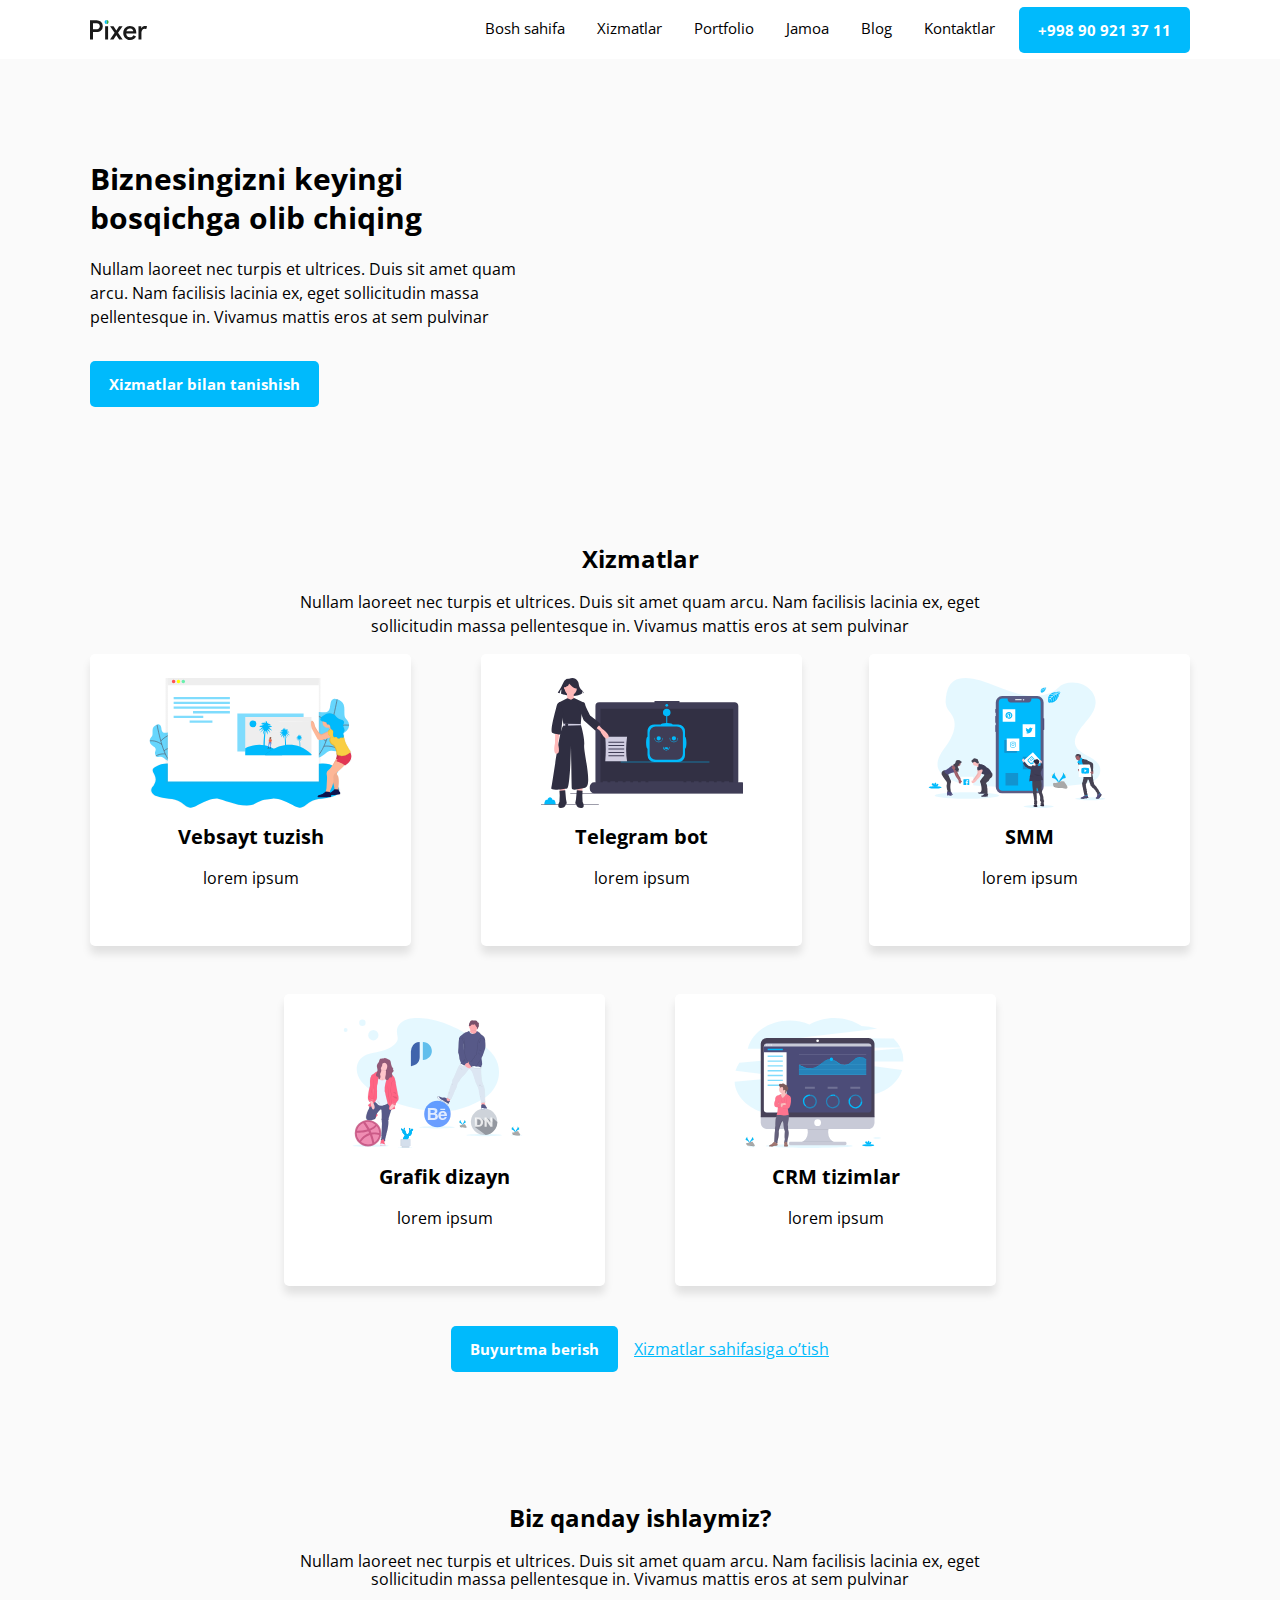
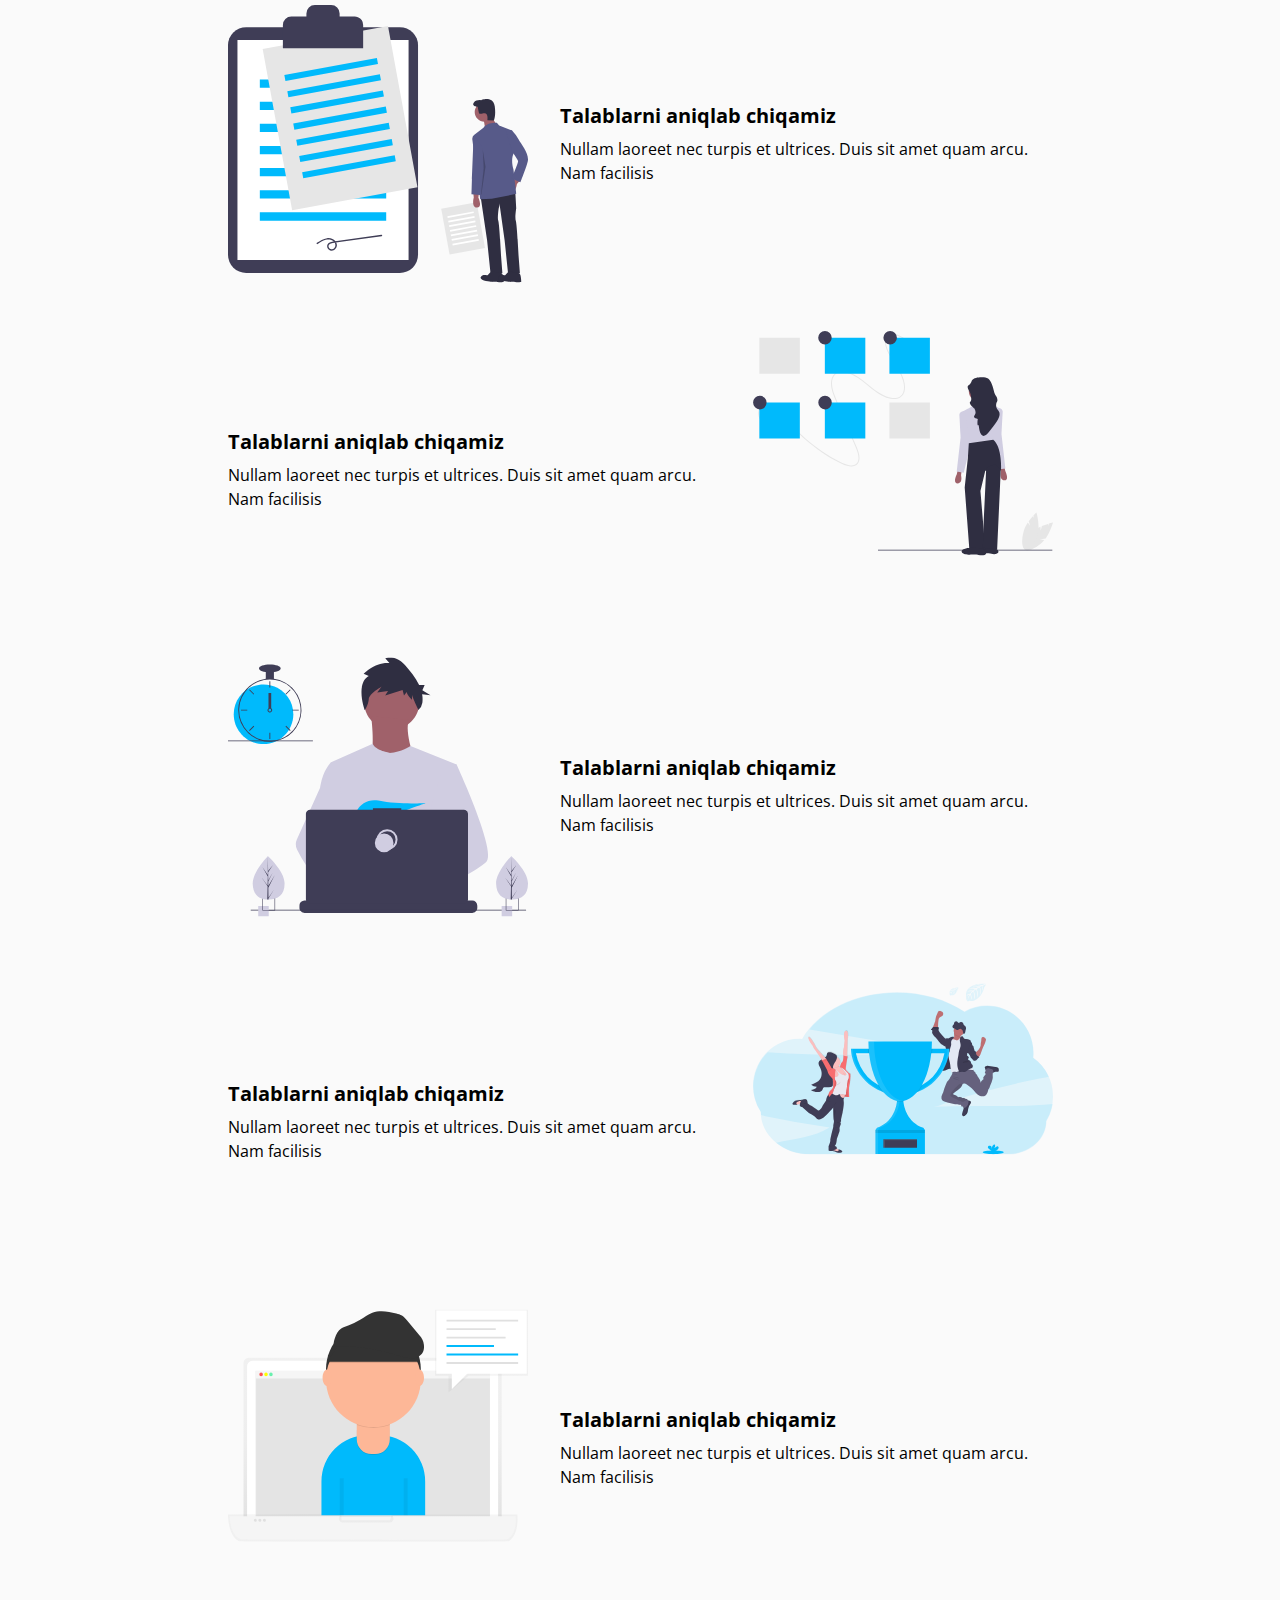
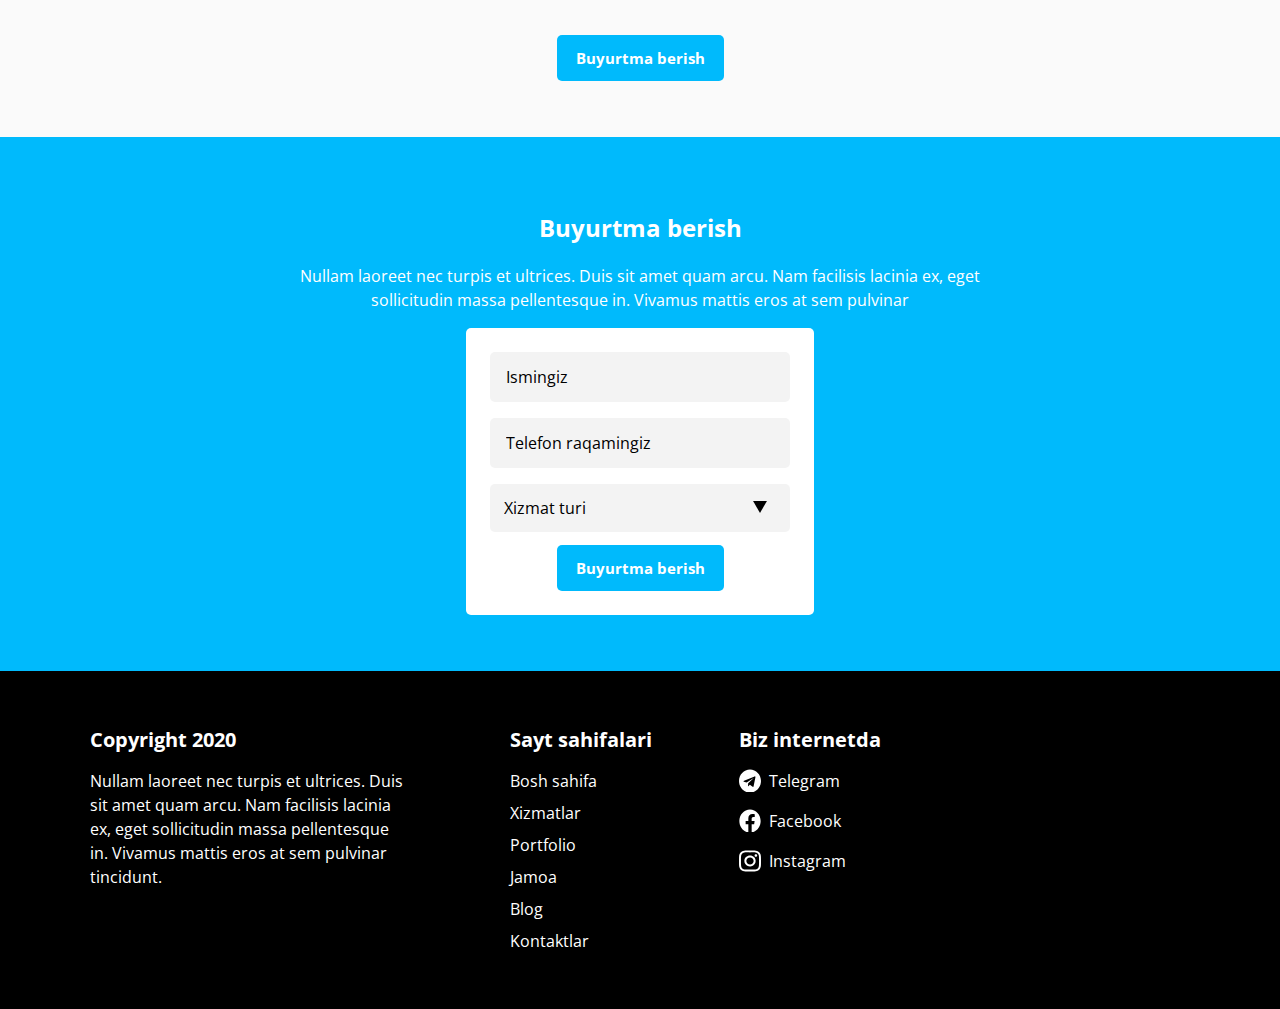
<file: index.html>
<!DOCTYPE html>
<html lang="en">
<head>
    <meta charset="UTF-8">
    <meta http-equiv="X-UA-Compatible" content="IE=edge">
    <meta name="viewport" content="width=device-width, initial-scale=1.0">
    <title>Document</title>
    <!-- <link rel="stylesheet" href="./css/normalize.css">
        <link rel="stylesheet" href="./css/main.css"> -->
        <link rel="stylesheet" href="./css/main.min.css">
        <body>
            <!-- header start -->
            <header class="header-top">
                <div class="container">
                    <div class="site-header">
                        <a class="site-logo" href="./index.html"><img class="site-logo-img" src="./images/logo.svg"
                            width="58" height="20" alt="pixer logo"></a>
                            
                            <div class="site-navbar">
                                <ul class="navbar-list">
                                    <li class="navbar-list-item"><a class="navbar-link" href="./personal.html">Bosh sahifa</a></li>
                                    <li class="navbar-list-item">
                                        <a class="navbar-link" href="./xizmatlar.html">Xizmatlar</a>
                                        <li class="navbar-list-item"><a class="navbar-link" href="/portfolio.html">Portfolio</a></li>
                                        <li class="navbar-list-item"><a class="navbar-link" href="./team.html">Jamoa</a></li>
                                        <li class="navbar-list-item"><a class="navbar-link" href="./blog.html">Blog</a></li>
                                        <li class="navbar-list-item"><a class="navbar-link" href="./contacts.html">Kontaktlar</a></li>
                                    </ul>
                                    
                                    <a class="buttons-link" href="tel:+998909213711">+998 90 921 37 11</a>
                                </div>
                            </div>
                        </div>
                    </header>
                    <!-- header end -->
                    
                    <!-- site main start -->
                    <main>
                        <!-- section first start -->
                        <section class="section-top">
                            <div class="container">
                                <div class="intro">
                                    <div class="intro-top">
                                        <h1 class="intro-theme">
                                            Biznesingizni keyingi bosqichga
                                            olib chiqing
                                        </h1>
                                        <div class="intro-discription">
                                            <p class="intro-text">
                                                Nullam laoreet nec turpis et ultrices. Duis sit amet quam arcu. Nam facilisis lacinia ex, eget sollicitudin massa pellentesque in. Vivamus mattis eros at sem pulvinar
                                            </p>
                                        </div>
                                        <a class="buttons-link hero-link" href="#">
                                            Xizmatlar bilan tanishish
                                        </a>
                                    </div>
                                    <iframe class="site-video" width="458" height="258" src="https://www.youtube.com/embed/6_pru8U2RmM" title="YouTube video player"  allow="accelerometer; autoplay; clipboard-write; encrypted-media; gyroscope; picture-in-picture" allowfullscreen></iframe>
                                </div>
                            </div>
                        </section>
                        <!-- section first end -->
                        
                        
                        
                        <!-- services section start -->
                        <section class="services">
                            <div class="container">
                                <div class="services-top">
                                    <h2 class="services-top-theme">Xizmatlar</h2>
                                    <p class="services-top-text">
                                        Nullam laoreet nec turpis et ultrices. Duis sit amet quam arcu. Nam facilisis lacinia ex, eget
                                        sollicitudin massa pellentesque in. Vivamus mattis eros at sem pulvinar
                                    </p>
                                </div>
                                
                                <ul class="services-list">
                                    <li class="services-list-item"><a class="services-item-link" href="./website.html">
                                        <div class="services-info">
                                            <h3 class="services-item-theme">Vebsayt tuzish</h3>
                                            <p class="intro-text">lorem ipsum</p>
                                        </div>
                                        
                                    </a></li>
                                    
                                    <li class="services-list-item"><a class="services-item-link telegram-bot"
                                        href="./telegrambot.html">
                                        <div class="services-info">
                                            <h3 class="services-item-theme">Telegram bot</h3>
                                            <p class="intro-text">lorem ipsum</p>
                                        </div>
                                    </a></li>
                                    <li class="services-list-item"><a class="services-item-link smm-img" href="./smm.html">
                                        <div class="services-info">
                                            <h3 class="services-item-theme">SMM</h3>
                                            <p class="intro-text">lorem ipsum</p>
                                        </div>
                                    </a></li>
                                    <li class="services-list-item"><a class="services-item-link grafic-design"
                                        href="./graphic.html">
                                        <div class="services-info">
                                            <h3 class="services-item-theme">Grafik dizayn</h3>
                                            <p class="intro-text">lorem ipsum</p>
                                        </div>
                                    </a></li>
                                    <li class="services-list-item"><a class="services-item-link crm-img" href="./crm.html">
                                        <div class="services-info">
                                            <h3 class="services-item-theme">CRM tizimlar</h3>
                                            <p class="intro-text">lorem ipsum</p>
                                        </div>
                                    </a></li>
                                </ul>
                                
                                <div class="services-under-link">
                                    <a class="buttons-link hero-link" href="#">Buyurtma berish</a>
                                    <a class="services-under-link-item" href="#">Xizmatlar sahifasiga o’tish</a>
                                </div>
                            </div>
                        </section>
                        <!-- services section end -->
                        
                        
                        <!-- how we work section start -->
                        <section class="how-we-work">
                            <div class="container">
                                <div class="how-we-work-top">
                                    <h2 class="how-we-work-theme">Biz qanday ishlaymiz?</h2>
                                    <p class="how-we-work-text">
                                        Nullam laoreet nec turpis et ultrices. Duis sit amet quam arcu. Nam facilisis lacinia ex, eget
                                        sollicitudin massa pellentesque in. Vivamus mattis eros at sem pulvinar
                                    </p>
                                </div>
                                
                                <ol class="how-we-work-list">
                                    <li class="how-we-work-list-item">
                                        <div class="how-we-info">
                                            
                                            <h3 class="how-we-info-theme">Talablarni aniqlab chiqamiz</h3>
                                            
                                            <p class="how-we-info-text">
                                                Nullam laoreet nec turpis et ultrices. Duis sit amet quam arcu. Nam facilisis
                                            </p>
                                            
                                            
                                        </div>
                                    </li>
                                    <li class="how-we-work-list-item how-we-two">
                                        <div class="how-we-info ">
                                            
                                            <h3 class="how-we-info-theme">Talablarni aniqlab chiqamiz</h3>
                                            
                                            <p class="how-we-info-text">
                                                Nullam laoreet nec turpis et ultrices. Duis sit amet quam arcu. Nam facilisis
                                            </p>
                                            
                                            
                                        </div>
                                    </li>
                                    <li class="how-we-work-list-item">
                                        <div class="how-we-info">
                                            
                                            <h3 class="how-we-info-theme">Talablarni aniqlab chiqamiz</h3>
                                            
                                            <p class="how-we-info-text">
                                                Nullam laoreet nec turpis et ultrices. Duis sit amet quam arcu. Nam facilisis
                                            </p>
                                            
                                            
                                        </div>
                                    </li>
                                    <li class="how-we-work-list-item">
                                        <div class="how-we-info">
                                            
                                            <h3 class="how-we-info-theme">Talablarni aniqlab chiqamiz</h3>
                                            
                                            <p class="how-we-info-text">
                                                Nullam laoreet nec turpis et ultrices. Duis sit amet quam arcu. Nam facilisis
                                            </p>
                                        </div>
                                    </li>
                                    <li class="how-we-work-list-item">
                                        <div class="how-we-info">
                                            <h3 class="how-we-info-theme">Talablarni aniqlab chiqamiz</h3>
                                            <p class="how-we-info-text">
                                                Nullam laoreet nec turpis et ultrices. Duis sit amet quam arcu. Nam facilisis
                                            </p>
                                        </div>
                                    </li>
                                </ol>
                                
                                <div class="how-we-button">
                                    <a class="buttons-link hero-link" href="#">Buyurtma berish</a>
                                </div>
                                
                            </div>
                        </section>
                        <!-- how we work section finish -->
                        
                        
                        
                        <!-- form section start -->
                        <section class="forms-info">
                            <div class="container">
                                <div class="form-top">
                                    <h2 class="form-top-theme">Buyurtma berish</h2>
                                    <p class="form-top-text">
                                        Nullam laoreet nec turpis et ultrices. Duis sit amet quam arcu. Nam facilisis lacinia ex, eget
                                        sollicitudin massa pellentesque in. Vivamus mattis eros at sem pulvinar
                                    </p>
                                </div>
                                
                                <form class="form-part" action="https://echo.htmlacademy.ru/courses" method="POST" autocomplete="off">
                                    
                                    <input class="site-order-item" type="text" placeholder="Ismingiz" aria-label="Enter your name"
                                    name="user_name" required>
                                    
                                    <input class="site-order-item" type="tel" 
                                    aria-label="Enter your phone number" 
                                    placeholder="Telefon raqamingiz" name="user_number" required>
                                    
                                    <select class="order-list" name="user_choose" aria-label="Choose your choice" required>
                                        <option class="order-list-value" value="" selected disabled>Xizmat turi</option>
                                        <option value="create_website">Vebsayt tuzish</option>
                                        <option value="telegram_bot">Telegram bot</option>
                                        <option value="smm">SMM</option>
                                        <option value="graphic_design">Grafik dizayn</option>
                                        <option value="crm_systems">CRM tizimlar</option>
                                    </select>
                                    
                                    <button class="buttons-link order-button hero-link" type="submit">Buyurtma berish</button>
                                </form>
                            </div>
                        </section>
                        <!-- form section finish -->
                    </main>
                    <!-- site main start -->
                    
                    <footer class="site-footer">
                        <div class="container">
                            <div class="footer-inner">
                                <div class="footer-inner-start">
                                    <p class="footer-theme">Copyright 2020</p>
                                    <p class="footer-text">
                                        Nullam laoreet nec turpis et ultrices. Duis sit amet quam arcu. Nam facilisis lacinia ex,
                                        eget
                                        sollicitudin massa pellentesque in. Vivamus mattis eros at sem pulvinar tincidunt.
                                    </p>
                                </div>
                                <div class="site-pages-box">
                                    <p class="pages-item-theme">Sayt sahifalari</p>
                                    
                                    <ul class="site-pages-list">
                                        <li class="site-pages-list-item"><a class="footer-links" href="./personal.html">Bosh sahifa</a></li>
                                        <li class="site-pages-list-item"><a class="footer-links" href="./xizmatlar.html">Xizmatlar</a></li>
                                        <li class="site-pages-list-item"><a class="footer-links" href="./portfolio.html">Portfolio</a></li>
                                        <li class="site-pages-list-item"><a class="footer-links" href="./team.html">Jamoa</a></li>
                                        <li class="site-pages-list-item"><a class="footer-links" href="./blog.html">Blog</a></li>
                                        <li class="site-pages-list-item"><a class="footer-links" href="./contacts.html">Kontaktlar</a></li>
                                    </ul>
                                </div>
                                <div class="out-internet">
                                    <p class="pages-item-theme">Biz internetda</p>
                                    
                                    <ul class="socials-list">
                                        <li class="socials-list-item"><a class="socials-links telegram" href="#"  target="blank" >Telegram</a></li>
                                        <li class="socials-list-item"><a class="socials-links facebook" href="#"
                                            target="blank"  >Facebook</a></li>
                                            <li class="socials-list-item"><a class="socials-links instagram" href="#"
                                                target="blank"   >Instagram</a></li>
                                            </ul>
                                        </div>
                                    </div>
                                </div>
                            </footer>
                            
                        </body>
                        </html>
</file>
<file: css/main.css>
/*
* Prefixed by https://autoprefixer.github.io
* PostCSS: v8.4.14,
* Autoprefixer: v10.4.7
* Browsers: last 4 version
*/


@font-face {
    font-family: "Open Sans";
    font-style: normal;
    font-weight: 400;
    src:
    url("../fonts/open-sans-v29-latin-regular.woff2") format("woff2"), 
    url("../fonts/open-sans-v29-latin-regular.woff") format("woff");
}

@font-face {
    font-family: "Open Sans";
    font-style: normal;
    font-weight: 700;
    src: 
    url("../fonts/open-sans-v29-latin-700.woff2") format("woff2"), 
    url("../fonts/open-sans-v29-latin-700.woff") format("woff"); 
}

:root{
    --main-font-weight:400;
    --main-tetx-color: #000000;
    --main-txt-color:#fff;
    --main-bg-color: #00bafc;
}

*{
    -webkit-box-sizing: border-box;
    box-sizing: border-box;
}

body{
    margin: 0;
    font-family: "Open Sans", "Arial", sans-serif;
    background-color: #fafafa;
}


.container{
    width: 1140px;
    margin-right: auto;
    margin-left: auto;
    padding-right: 20px;
    padding-left: 20px;
}

/* header start */
.header-top{
    background-color: var(--main-txt-color);
}

.site-header {
    display: -webkit-box;
    display: -ms-flexbox;
    display: flex;
    -webkit-box-align: center;
    -ms-flex-align: center;
    align-items: center;
}

.site-logo:hover {
    opacity: 0.8;
}

.site-logo:active {
    opacity: 0.4;
}

.site-logo-img {
    display: block;
}
.site-logo{
    margin-right: auto;
}

.site-navbar {
    
    display: -webkit-box;
    
    display: -ms-flexbox;
    
    display: flex;
    -webkit-box-align: center;
    -ms-flex-align: center;
    align-items: center;
}

.navbar-list {
    margin: 0 8px 0 0;
    padding: 0;
    display: -webkit-box;
    display: -ms-flexbox;
    display: flex;
}

.navbar-list-item {
    padding: 16px;
    list-style: none;
    border-bottom: 3px solid transparent;
}

.navbar-link {
    font-weight: var(--main-font-weight);
    font-size: 15px;
    line-height: 24px;
    color: var(--main-tetx-color);
    text-decoration: none;
    
}

.navbar-list-item:hover {
    border-bottom: 3px solid #191919;
}

.navbar-list-item:active {
    color: var(--main-txt-color);
    border-bottom: 3px solid transparent;
    background: #191919b3;
}
.navbar-list-item:active .navbar-link {
    color: var(--main-txt-color);
}

.buttons-link {
    display: inline-block;
    padding: 8px 16px;
    font-weight: 700;
    font-size: 15px;
    line-height: 24px;
    color: var(--main-txt-color);
    border-radius: 5px;
    text-decoration: none;
    background-color: var(--main-bg-color);
    border: 3px solid transparent;
}

.buttons-link:hover {
    color: var(--main-bg-color);
    border: 3px solid #00bafc;
    border-radius: 5px;
    background-color: var(--main-txt-color);
    
}

.buttons-link:active {
    color: var(--main-txt-color);
    background: #00bafc99;
    border: 3px solid transparent;
}

/* header end */


/* .services :start */

.section-top{
    padding-top: 80px;
    padding-bottom: 80px;
    
}
.intro{
    display: -webkit-box;
    display: -ms-flexbox;
    display: flex;
}
.intro-top{
    margin-right: 172px;
}
.site-video{
    width: 458px;
    height: 258px;
    border: none;
    border-radius: 5px;
}
.intro-theme{
    width: 470px;
    font-weight: 700;
    font-size: 30px;
    line-height: 130%;
    color: var(--main-tetx-color);
    
}
.intro-text{
    font-weight: var(--main-font-weight);
    font-size: 16px;
    line-height: 24px;
    color: var(--main-tetx-color);
    padding-bottom: 16px;
}
.intro-discription{
    width: 465px;
}
.intro-link{
    width: 232px;
    height: 40px;
    font-weight: 700;
    font-size: 16px;
    line-height: 24px;
    color: var(--main-txt-color);
    background-color: var(--main-bg-color);
    padding: 8px 16px;
    text-decoration: none;
    border: 3px solid transparent;
    
}
.hero-link:hover {
    border: 3px solid transparent;
    color: var(--main-txt-color);
    background: #00bafccc;
}
.hero-link:active{
    background: #00bafc99;
}



.services{
    padding-top: 56px;
    padding-bottom: 56px;
}

.services-top{
    margin-right: auto;
    margin-left: auto;
    margin-bottom: 16px;
    width: 719px;
    text-align: center;
}

.services-top-theme {
    margin: 0;
    margin-bottom: 16px;
    font-weight: 700;
    font-size: 24px;
    line-height: 130%;
    text-align: center;
    color: var(--main-tetx-color);
}

.services-top-text {
    margin: 0;
    font-weight:var(--main-font-weight);
    font-size: 16px;
    line-height: 24px;
    text-align: center;
    color: var(--main-tetx-color);
}

.services-list {
    margin: 0;
    margin-bottom: 40px;
    padding: 0;
    display: -webkit-box;
    display: -ms-flexbox;
    display: flex;
    -webkit-box-pack: center;
    -ms-flex-pack: center;
    justify-content: center;
    -webkit-box-align: center;
    -ms-flex-align: center;
    align-items: center;
    -ms-flex-wrap: wrap;
    flex-wrap: wrap;
}

.services-list-item {
    margin-right: 70px;
    margin-bottom: 48px;
    padding: 24px 59px;
    list-style: none;
    background-color: var(--main-txt-color);
    -webkit-box-shadow: 0px 8px 8px #0000001a;
    box-shadow: 0px 8px 8px #0000001a;
    border-radius: 5px;
}
.services-list-item:hover{
    -webkit-box-shadow: 0px 12px 21px #0000001a;
    box-shadow: 0px 12px 21px #0000001a;
}
.services-list-item:active{
    -webkit-box-shadow: 0px 4px 4px #00000033;
    box-shadow: 0px 4px 4px #00000033;
}

.services-list-item:nth-child(2) {
    margin-right: 67px;
}

.services-list-item:nth-child(3) {
    margin-right: 0;
}

.services-list-item:nth-child(5) {
    margin-right: 0;
}

.services-list-item:nth-child(4) {
    margin-bottom: 0;
}

.services-list-item:nth-child(5) {
    margin-bottom: 0;
}

.services-info{
    text-align: center;
}

.services-item-theme {
    margin: 0;
    margin-bottom: 16px;
    font-weight: 700;
    font-size: 20px;
    line-height: 130%;
    text-align: center;
    color: var(--main-tetx-color);
}



.services-item-link {
    text-decoration: none;
}

.services-item-link::before {
    margin-bottom: 16px;
    display: block;
    content: "";
    background-image: url("../images/vebsayt.svg");
    background-repeat: no-repeat;
    width: 203px;
    height: 130px;
}

.telegram-bot::before {
    background-image: url("../images/telegrambot.svg");
}

.smm-img::before {
    background-image: url("../images/smm.svg");
}

.grafic-design::before {
    background-image: url("../images/design.svg");
}

.crm-img::before {
    background-image: url("../images/crm.svg");
}

.services-under-link{
    display: -webkit-box;
    display: -ms-flexbox;
    display: flex;
    -webkit-box-align: center;
    -ms-flex-align: center;
    align-items: center;
    -webkit-box-pack: center;
    -ms-flex-pack: center;
    justify-content: center;
}

.services-under-link-item{
    margin-left: 16px;
    font-weight: var(--main-font-weight);
    font-size: 16px;
    line-height: 24px;
    text-align: center;
    -webkit-text-decoration-line: underline;
    text-decoration-line: underline;
    color: var(--main-bg-color);
}


/* .services :end */

/* how we work part start */
.how-we-work{
    padding-top: 56px;
    padding-bottom: 56px;
}
.how-we-work-top {
    margin-bottom: 16px;
    margin-right: auto;
    margin-left: auto;
    text-align: center;
    width: 719px;
}

.how-we-work-list {
    margin: 0;
    padding: 0;
}

.how-we-work-list-item {
    display: -webkit-box;
    display: -ms-flexbox;
    display: flex;
    -webkit-box-pack: center;
    -ms-flex-pack: center;
    justify-content: center;
    -webkit-box-align: center;
    -ms-flex-align: center;
    align-items: center;
    margin-bottom: 48px;
    list-style: none;
}

.how-we-work-list-item::before {
    margin-right: 32px;
    display: -webkit-box;
    display: -ms-flexbox;
    display: flex;
    content: "";
    background-image: url("../images/step.svg");
    background-repeat: no-repeat;
    width: 300px;
    height: 278px;
}

.how-we-work-list-item:nth-child(2)::before {
    margin-right: 0;
    margin-left: 32px;
    background-image: url("../images/girlimg.svg");
}

.how-we-work-list-item:nth-child(2) {
    display: -webkit-box;
    display: -ms-flexbox;
    display: flex;
    -webkit-box-orient: horizontal;
    -webkit-box-direction: reverse;
    -ms-flex-direction: row-reverse;
    flex-direction: row-reverse;
}

.how-we-work-list-item:nth-child(3)::before {
    background-image: url("../images/boyimg.svg");
}

.how-we-work-list-item:nth-child(4)::before {
    margin-right: 0;
    margin-left: 32px;
    background-image: url("../images/win.svg");
}

.how-we-work-list-item:nth-child(4) {
    display: -webkit-box;
    display: -ms-flexbox;
    display: flex;
    -webkit-box-orient: horizontal;
    -webkit-box-direction: reverse;
    -ms-flex-direction: row-reverse;
    flex-direction: row-reverse;
}

.how-we-work-list-item:nth-child(5)::before {
    background-image: url("../images/badboy.svg");
}

.how-we-info {
    width: 493px;
}
.how-we-info-theme {
    margin: 0;
    margin-bottom: 8px;
    font-weight: 700;
    font-size: 20px;
    line-height: 130%;
    color: var(--main-tetx-color);
}

.how-we-info-text {
    margin: 0;
    font-weight: var(--main-font-weight);
    font-size: 16px;
    line-height: 24px;
    color: var(--main-tetx-color);
}


.how-we-button {
    display: -webkit-box;
    display: -ms-flexbox;
    display: flex;
    -webkit-box-pack: center;
    -ms-flex-pack: center;
    justify-content: center;
}

/* how we work end */



/* form part :start */
.form-top {
    margin-right: auto;
    margin-left: auto;
    margin-bottom: 16px;
    width: 719px;
    text-align: center;
}


.forms-info{
    padding-top: 56px;
    padding-bottom: 56px;
    background-color: var(--main-bg-color);
}

.form-top-theme {
    font-weight: 700;
    font-size: 24px;
    line-height: 130%;
    text-align: center;
    color: var(--main-txt-color);
}

.form-top-text {
    font-weight: var(--main-font-weight);
    font-size: 16px;
    line-height: 150%;
    text-align: center;
    color: var(--main-txt-color);
}

.form-part {
    width: 348px;
    margin-right: auto;
    margin-left: auto;
    padding: 24px;
    background-color: var(--main-txt-color);
    border-radius: 5px;
}

.site-order-item {
    margin-bottom: 16px;
    padding: 16px;
    display: block;
    width: 100%;
    background: #F3F3F3;
    border-radius: 5px;
    border: none;
}

.site-order-item::-webkit-input-placeholder {
    font-weight: var(--main-font-weight);
    font-size: 16px;
    line-height: 150%;
    color: var(--main-tetx-color);
}

.site-order-item::-moz-placeholder {
    font-weight: var(--main-font-weight);
    font-size: 16px;
    line-height: 150%;
    color: var(--main-tetx-color);
}

.site-order-item:-ms-input-placeholder {
    font-weight: var(--main-font-weight);
    font-size: 16px;
    line-height: 150%;
    color: var(--main-tetx-color);
}

.site-order-item::-ms-input-placeholder {
    font-weight: var(--main-font-weight);
    font-size: 16px;
    line-height: 150%;
    color: var(--main-tetx-color);
}

.site-order-item::placeholder {
    font-weight: var(--main-font-weight);
    font-size: 16px;
    line-height: 150%;
    color: var(--main-tetx-color);
}

.site-order-item::-webkit-input-placeholder {
    font-weight: var(--main-font-weight);
    font-size: 16px;
    line-height: 150%;
    color: var(--main-tetx-color);
}

.site-order-item::-moz-placeholder {
    font-weight: var(--main-font-weight);
    font-size: 16px;
    line-height: 150%;
    color: var(--main-tetx-color);
}

.site-order-item:-ms-input-placeholder {
    font-weight: var(--main-font-weight);
    font-size: 16px;
    line-height: 150%;
    color: var(--main-tetx-color);
}

.site-order-item::-ms-input-placeholder {
    font-weight: var(--main-font-weight);
    font-size: 16px;
    line-height: 150%;
    color: var(--main-tetx-color);
}

.site-order-item::placeholder {
    font-weight: var(--main-font-weight);
    font-size: 16px;
    line-height: 150%;
    color: var(--main-tetx-color);
}

.site-order-item::-webkit-input-placeholder {
    font-weight: var(--main-font-weight);
    font-size: 16px;
    line-height: 150%;
    color: var(--main-tetx-color);
}

.site-order-item::-moz-placeholder {
    font-weight: var(--main-font-weight);
    font-size: 16px;
    line-height: 150%;
    color: var(--main-tetx-color);
}

.site-order-item:-ms-input-placeholder {
    font-weight: var(--main-font-weight);
    font-size: 16px;
    line-height: 150%;
    color: var(--main-tetx-color);
}

.site-order-item::-ms-input-placeholder {
    font-weight: var(--main-font-weight);
    font-size: 16px;
    line-height: 150%;
    color: var(--main-tetx-color);
}

.site-order-item::placeholder {
    font-weight: var(--main-font-weight);
    font-size: 16px;
    line-height: 150%;
    color: var(--main-tetx-color);
}

.site-order-item::-webkit-input-placeholder {
    font-weight: var(--main-font-weight);
    font-size: 16px;
    line-height: 150%;
    color: var(--main-tetx-color);
}

.site-order-item::-moz-placeholder {
    font-weight: var(--main-font-weight);
    font-size: 16px;
    line-height: 150%;
    color: var(--main-tetx-color);
}

.site-order-item:-ms-input-placeholder {
    font-weight: var(--main-font-weight);
    font-size: 16px;
    line-height: 150%;
    color: var(--main-tetx-color);
}

.site-order-item::-ms-input-placeholder {
    font-weight: var(--main-font-weight);
    font-size: 16px;
    line-height: 150%;
    color: var(--main-tetx-color);
}

.site-order-item::placeholder {
    font-weight: var(--main-font-weight);
    font-size: 16px;
    line-height: 150%;
    color: var(--main-tetx-color);
}

.site-order-item::-webkit-input-placeholder {
    font-weight: var(--main-font-weight);
    font-size: 16px;
    line-height: 150%;
    color: var(--main-tetx-color);
}

.site-order-item::-moz-placeholder {
    font-weight: var(--main-font-weight);
    font-size: 16px;
    line-height: 150%;
    color: var(--main-tetx-color);
}

.site-order-item:-ms-input-placeholder {
    font-weight: var(--main-font-weight);
    font-size: 16px;
    line-height: 150%;
    color: var(--main-tetx-color);
}

.site-order-item::-ms-input-placeholder {
    font-weight: var(--main-font-weight);
    font-size: 16px;
    line-height: 150%;
    color: var(--main-tetx-color);
}

.site-order-item::placeholder {
    font-weight: var(--main-font-weight);
    font-size: 16px;
    line-height: 150%;
    color: var(--main-tetx-color);
}

.order-list {
    width: 100%;
    font-weight: var(--main-font-weight);
    font-size: 16px;
    line-height: 150%;
    color: var(--main-tetx-color);
    margin-bottom: 13px;
    padding-top: 12px;
    padding-bottom: 12px;
    padding-left: 14px;
    background: #f3f3f3;
    border-radius: 5px;
    border: none;
    -webkit-appearance: none;
    -moz-appearance: none;
    appearance: none;
    background-image: url("../images/symbol.svg");
    background-repeat: no-repeat;
    background-size: 14px;
    background-position: calc(50% + 120px) calc(50% - 1px);
    
}

.order-button {
    display: -webkit-box;
    display: -ms-flexbox;
    display: flex;
    margin-right: auto;
    margin-left: auto;
}
/* form part :end */


/* footer start */
.site-footer{
    padding-top: 56px;
    padding-bottom: 56px;
    background-color: var(--main-tetx-color);
}
.footer-inner{
    display: -webkit-box;
    display: -ms-flexbox;
    display: flex;
}
.footer-inner-start {
    margin-right: 100px;
    width: 320px;
}

.footer-theme {
    margin: 0;
    margin-bottom: 16px;
    font-weight: 700;
    font-size: 20px;
    line-height: 130%;
    color: var(--main-txt-color);
}

.footer-text {
    margin: 0;
    font-weight: var(--main-font-weight);
    font-size: 16px;
    line-height: 150%;
    color: var(--main-txt-color);
}

.pages-item-theme {
    margin: 0;
    font-weight: 700;
    font-size: 20px;
    line-height: 130%;
    color: var(--main-txt-color);
}

.site-pages-box{
    margin-right: 87px;
}
.site-pages-list {
    margin: 0;
    padding: 0;
}

.site-pages-list-item {
    margin-bottom: 8px;
    list-style: none;
}

.site-pages-list-item:nth-child(6) {
    margin-bottom: 0;
}

.footer-links {
    text-decoration: none;
    font-weight: var(--main-font-weight);
    font-size: 16px;
    line-height: 24px;
    color: var(--main-txt-color);
}
.footer-links:hover{
    color: var(--main-bg-color);
}
.footer-links:active{
    opacity: 0.6;
    color: var(--main-bg-color);
}
.pages-item-theme{
    margin: 0;
    margin-bottom: 16px;
}

.socials-list {
    margin: 0;
    padding: 0;
}

.socials-list-item {
    margin: 0;
    margin-bottom: 8px;
    list-style: none;
}

.socials-links {
    display: -webkit-box;
    display: -ms-flexbox;
    display: flex;
    font-weight: var(--main-font-weight);
    font-size: 16px;
    line-height: 24px;
    color: var(--main-txt-color);
    text-decoration: none;
}

.telegram::before{
    margin-right: 8px;
    margin-bottom: 9px;
    display: inline-block;
    content: "";
    background-image: url("../images/telegram.svg");
    width: 22px;
    height: 23px;
}
.facebook::before{
    margin-right: 8px;
    margin-bottom: 9px;
    display: inline-block;
    content: "";
    background-image: url("../images/facebook.svg");
    width: 22px;
    height: 23px;
}
.instagram::before{
    margin-right: 8px;
    margin-bottom: 9px;
    display: inline-block;
    content: "";
    background-image: url("../images/instagram.svg");
    width: 22px;
    height: 23px;
}
.socials-links:hover{
    color: var(--main-bg-color);
}
.socials-links:active{
    opacity: 0.6;
    color: var(--main-bg-color);
}
</file>
<file: css/main.min.css>
button,hr,input{overflow:visible}progress,sub,sup{vertical-align:baseline}html{line-height:1.15;-webkit-text-size-adjust:100%}body{margin:0}details,main{display:block}h1{font-size:2em;margin:.67em 0}hr{-webkit-box-sizing:content-box;box-sizing:content-box;height:0}code,kbd,pre,samp{font-family:monospace,monospace;font-size:1em}a{background-color:transparent}abbr[title]{border-bottom:none;text-decoration:underline;-webkit-text-decoration:underline dotted;text-decoration:underline dotted}b,strong{font-weight:bolder}small{font-size:80%}sub,sup{font-size:75%;line-height:0;position:relative}sub{bottom:-.25em}sup{top:-.5em}img{border-style:none}button,input,optgroup,select,textarea{font-family:inherit;font-size:100%;line-height:1.15;margin:0}button,select{text-transform:none}[type=button],[type=reset],[type=submit],button{-webkit-appearance:button}[type=button]::-moz-focus-inner,[type=reset]::-moz-focus-inner,[type=submit]::-moz-focus-inner,button::-moz-focus-inner{border-style:none;padding:0}[type=button]:-moz-focusring,[type=reset]:-moz-focusring,[type=submit]:-moz-focusring,button:-moz-focusring{outline:ButtonText dotted 1px}fieldset{padding:.35em .75em .625em}legend{-webkit-box-sizing:border-box;box-sizing:border-box;color:inherit;display:table;max-width:100%;padding:0;white-space:normal}textarea{overflow:auto}[type=checkbox],[type=radio]{-webkit-box-sizing:border-box;box-sizing:border-box;padding:0}[type=number]::-webkit-inner-spin-button,[type=number]::-webkit-outer-spin-button{height:auto}[type=search]{-webkit-appearance:textfield;outline-offset:-2px}[type=search]::-webkit-search-decoration{-webkit-appearance:none}::-webkit-file-upload-button{-webkit-appearance:button;font:inherit}summary{display:list-item}[hidden],template{display:none}.container,.site-logo{margin-right:auto}.buttons-link,.navbar-link{font-size:15px;line-height:24px}@font-face{font-family:"Open Sans";font-style:normal;font-weight:400;src:url("../fonts/open-sans-v29-latin-regular.woff2") format("woff2"),url("../fonts/open-sans-v29-latin-regular.woff") format("woff")}@font-face{font-family:"Open Sans";font-style:normal;font-weight:700;src:url("../fonts/open-sans-v29-latin-700.woff2") format("woff2"),url("../fonts/open-sans-v29-latin-700.woff") format("woff")}:root{--main-font-weight:400;--main-tetx-color:#000000;--main-txt-color:#fff;--main-bg-color:#00bafc}*{-webkit-box-sizing:border-box;box-sizing:border-box}body{margin:0;font-family:"Open Sans",Arial,sans-serif;background-color:#fafafa}.container{width:1140px;margin-left:auto;padding-right:20px;padding-left:20px}.header-top{background-color:var(--main-txt-color)}.buttons-link,.intro-link{background-color:var(--main-bg-color);text-decoration:none}.site-header,.site-navbar{display:-webkit-box;display:-ms-flexbox;display:flex;-webkit-box-align:center;-ms-flex-align:center;align-items:center}.site-logo:hover{opacity:.8}.site-logo:active{opacity:.4}.site-logo-img{display:block}.footer-inner,.intro,.navbar-list{display:-webkit-box;display:-ms-flexbox}.navbar-list{margin:0 8px 0 0;padding:0;display:flex}.navbar-list-item{padding:16px;list-style:none;border-bottom:3px solid transparent}.navbar-link{font-weight:var(--main-font-weight);color:var(--main-tetx-color);text-decoration:none}.buttons-link,.navbar-list-item:active,.navbar-list-item:active .navbar-link{color:var(--main-txt-color)}.navbar-list-item:hover{border-bottom:3px solid #191919}.navbar-list-item:active{border-bottom:3px solid transparent;background:#191919b3}.buttons-link{display:inline-block;padding:8px 16px;font-weight:700;border-radius:5px;border:3px solid transparent}.intro-text,.intro-theme{color:var(--main-tetx-color)}.buttons-link:hover{color:var(--main-bg-color);border:3px solid #00bafc;border-radius:5px;background-color:var(--main-txt-color)}.buttons-link:active{color:var(--main-txt-color);background:#00bafc99;border:3px solid transparent}.section-top{padding-top:80px;padding-bottom:80px}.footer-inner,.intro{display:flex}.services-list,.services-under-link{display:-webkit-box;display:-ms-flexbox}.intro-top{margin-right:172px}.site-video{width:458px;height:258px;border:none;border-radius:5px}.intro-theme{width:470px;font-weight:700;font-size:30px;line-height:130%}.intro-link,.intro-text{font-size:16px;line-height:24px}.intro-text{font-weight:var(--main-font-weight);padding-bottom:16px}.hero-link:hover,.intro-link{border:3px solid transparent;color:var(--main-txt-color)}.intro-discription{width:465px}.intro-link{width:232px;height:40px;font-weight:700;padding:8px 16px}.services-item-theme,.services-top-text,.services-top-theme{color:var(--main-tetx-color);text-align:center}.hero-link:hover{background:#00bafccc}.hero-link:active{background:#00bafc99}.how-we-work,.services{padding-top:56px;padding-bottom:56px}.form-top,.services-top{margin-right:auto;margin-left:auto;margin-bottom:16px;width:719px;text-align:center}.services-top-theme{margin:0 0 16px;font-weight:700;font-size:24px;line-height:130%}.services-top-text{margin:0;font-weight:var(--main-font-weight);font-size:16px;line-height:24px}.services-list{margin:0 0 40px;padding:0;display:flex;-webkit-box-pack:center;-ms-flex-pack:center;justify-content:center;-webkit-box-align:center;-ms-flex-align:center;align-items:center;-ms-flex-wrap:wrap;flex-wrap:wrap}.services-list-item{margin-right:70px;margin-bottom:48px;padding:24px 59px;list-style:none;background-color:var(--main-txt-color);-webkit-box-shadow:0 8px 8px #0000001a;box-shadow:0 8px 8px #0000001a;border-radius:5px}.services-list-item:hover{-webkit-box-shadow:0 12px 21px #0000001a;box-shadow:0 12px 21px #0000001a}.services-list-item:active{-webkit-box-shadow:0 4px 4px #00000033;box-shadow:0 4px 4px #00000033}.services-list-item:nth-child(2){margin-right:67px}.services-list-item:nth-child(3),.services-list-item:nth-child(5){margin-right:0}.services-list-item:nth-child(4),.services-list-item:nth-child(5),.site-pages-list-item:nth-child(6){margin-bottom:0}.services-info{text-align:center}.services-item-theme{margin:0 0 16px;font-weight:700;font-size:20px;line-height:130%}.services-item-link{text-decoration:none}.services-item-link::before{margin-bottom:16px;display:block;content:"";background-image:url("../images/vebsayt.svg");background-repeat:no-repeat;width:203px;height:130px}.telegram-bot::before{background-image:url("../images/telegrambot.svg")}.smm-img::before{background-image:url("../images/smm.svg")}.grafic-design::before{background-image:url("../images/design.svg")}.crm-img::before{background-image:url("../images/crm.svg")}.services-under-link{display:flex;-webkit-box-align:center;-ms-flex-align:center;align-items:center;-webkit-box-pack:center;-ms-flex-pack:center;justify-content:center}.services-under-link-item{margin-left:16px;font-weight:var(--main-font-weight);font-size:16px;line-height:24px;text-align:center;-webkit-text-decoration-line:underline;text-decoration-line:underline;color:var(--main-bg-color)}.how-we-work-top{margin-bottom:16px;margin-right:auto;margin-left:auto;text-align:center;width:719px}.how-we-work-list,.site-pages-list,.socials-list{margin:0;padding:0}.how-we-work-list-item{display:-webkit-box;display:-ms-flexbox;display:flex;-webkit-box-pack:center;-ms-flex-pack:center;justify-content:center;-webkit-box-align:center;-ms-flex-align:center;align-items:center;margin-bottom:48px;list-style:none}.how-we-work-list-item::before{margin-right:32px;display:-webkit-box;display:-ms-flexbox;display:flex;content:"";background-image:url("../images/step.svg");background-repeat:no-repeat;width:300px;height:278px}.how-we-button,.order-button{display:-webkit-box;display:-ms-flexbox}.how-we-work-list-item:nth-child(2)::before{margin-right:0;margin-left:32px;background-image:url("../images/girlimg.svg")}.how-we-work-list-item:nth-child(2),.how-we-work-list-item:nth-child(4){display:-webkit-box;display:-ms-flexbox;display:flex;-webkit-box-orient:horizontal;-webkit-box-direction:reverse;-ms-flex-direction:row-reverse;flex-direction:row-reverse}.how-we-work-list-item:nth-child(3)::before{background-image:url("../images/boyimg.svg")}.how-we-work-list-item:nth-child(4)::before{margin-right:0;margin-left:32px;background-image:url("../images/win.svg")}.facebook::before,.instagram::before,.telegram::before{margin-right:8px;margin-bottom:9px;display:inline-block;content:"";width:22px;height:23px}.how-we-work-list-item:nth-child(5)::before{background-image:url("../images/badboy.svg")}.how-we-info{width:493px}.how-we-info-theme{margin:0 0 8px;font-weight:700;font-size:20px;line-height:130%;color:var(--main-tetx-color)}.how-we-info-text{margin:0;font-weight:var(--main-font-weight);font-size:16px;line-height:24px;color:var(--main-tetx-color)}.form-part,.order-button{margin-right:auto;margin-left:auto}.form-top-text,.form-top-theme{text-align:center;color:var(--main-txt-color)}.how-we-button{display:flex;-webkit-box-pack:center;-ms-flex-pack:center;justify-content:center}.forms-info{padding-top:56px;padding-bottom:56px;background-color:var(--main-bg-color)}.form-top-theme{font-weight:700;font-size:24px;line-height:130%}.form-top-text,.order-list{font-weight:var(--main-font-weight);font-size:16px;line-height:150%}.form-part{width:348px;padding:24px;background-color:var(--main-txt-color);border-radius:5px}.site-order-item{margin-bottom:16px;padding:16px;display:block;width:100%;background:#f3f3f3;border-radius:5px;border:none}.site-order-item::-webkit-input-placeholder{font-weight:var(--main-font-weight);font-size:16px;line-height:150%;color:var(--main-tetx-color)}.site-order-item::-moz-placeholder{font-weight:var(--main-font-weight);font-size:16px;line-height:150%;color:var(--main-tetx-color)}.site-order-item:-ms-input-placeholder{font-weight:var(--main-font-weight);font-size:16px;line-height:150%;color:var(--main-tetx-color)}.site-order-item::-ms-input-placeholder{font-weight:var(--main-font-weight);font-size:16px;line-height:150%;color:var(--main-tetx-color)}.site-order-item::placeholder{font-weight:var(--main-font-weight);font-size:16px;line-height:150%;color:var(--main-tetx-color)}.order-list{width:100%;color:var(--main-tetx-color);margin-bottom:13px;padding-top:12px;padding-bottom:12px;padding-left:14px;background:url("../images/symbol.svg") 0 0/14px no-repeat #f3f3f3;border-radius:5px;border:none;-webkit-appearance:none;-moz-appearance:none;appearance:none;background-position:calc(50% + 120px) calc(50% - 1px)}.footer-text,.footer-theme{color:var(--main-txt-color)}.order-button{display:flex}.site-footer{padding-top:56px;padding-bottom:56px;background-color:var(--main-tetx-color)}.footer-inner-start{margin-right:100px;width:320px}.footer-theme{margin:0 0 16px;font-weight:700;font-size:20px;line-height:130%}.footer-text{margin:0;font-weight:var(--main-font-weight);font-size:16px;line-height:150%}.pages-item-theme{font-weight:700;font-size:20px;line-height:130%;color:var(--main-txt-color)}.footer-links,.socials-links{font-weight:var(--main-font-weight);font-size:16px;line-height:24px;color:var(--main-txt-color);text-decoration:none}.site-pages-box{margin-right:87px}.site-pages-list-item{margin-bottom:8px;list-style:none}.footer-links:hover,.socials-links:hover{color:var(--main-bg-color)}.footer-links:active,.socials-links:active{opacity:.6;color:var(--main-bg-color)}.pages-item-theme{margin:0 0 16px}.socials-list-item{margin:0 0 8px;list-style:none}.socials-links{display:-webkit-box;display:-ms-flexbox;display:flex}.telegram::before{background-image:url("../images/telegram.svg")}.facebook::before{background-image:url("../images/facebook.svg")}.instagram::before{background-image:url("../images/instagram.svg")}
</file>
